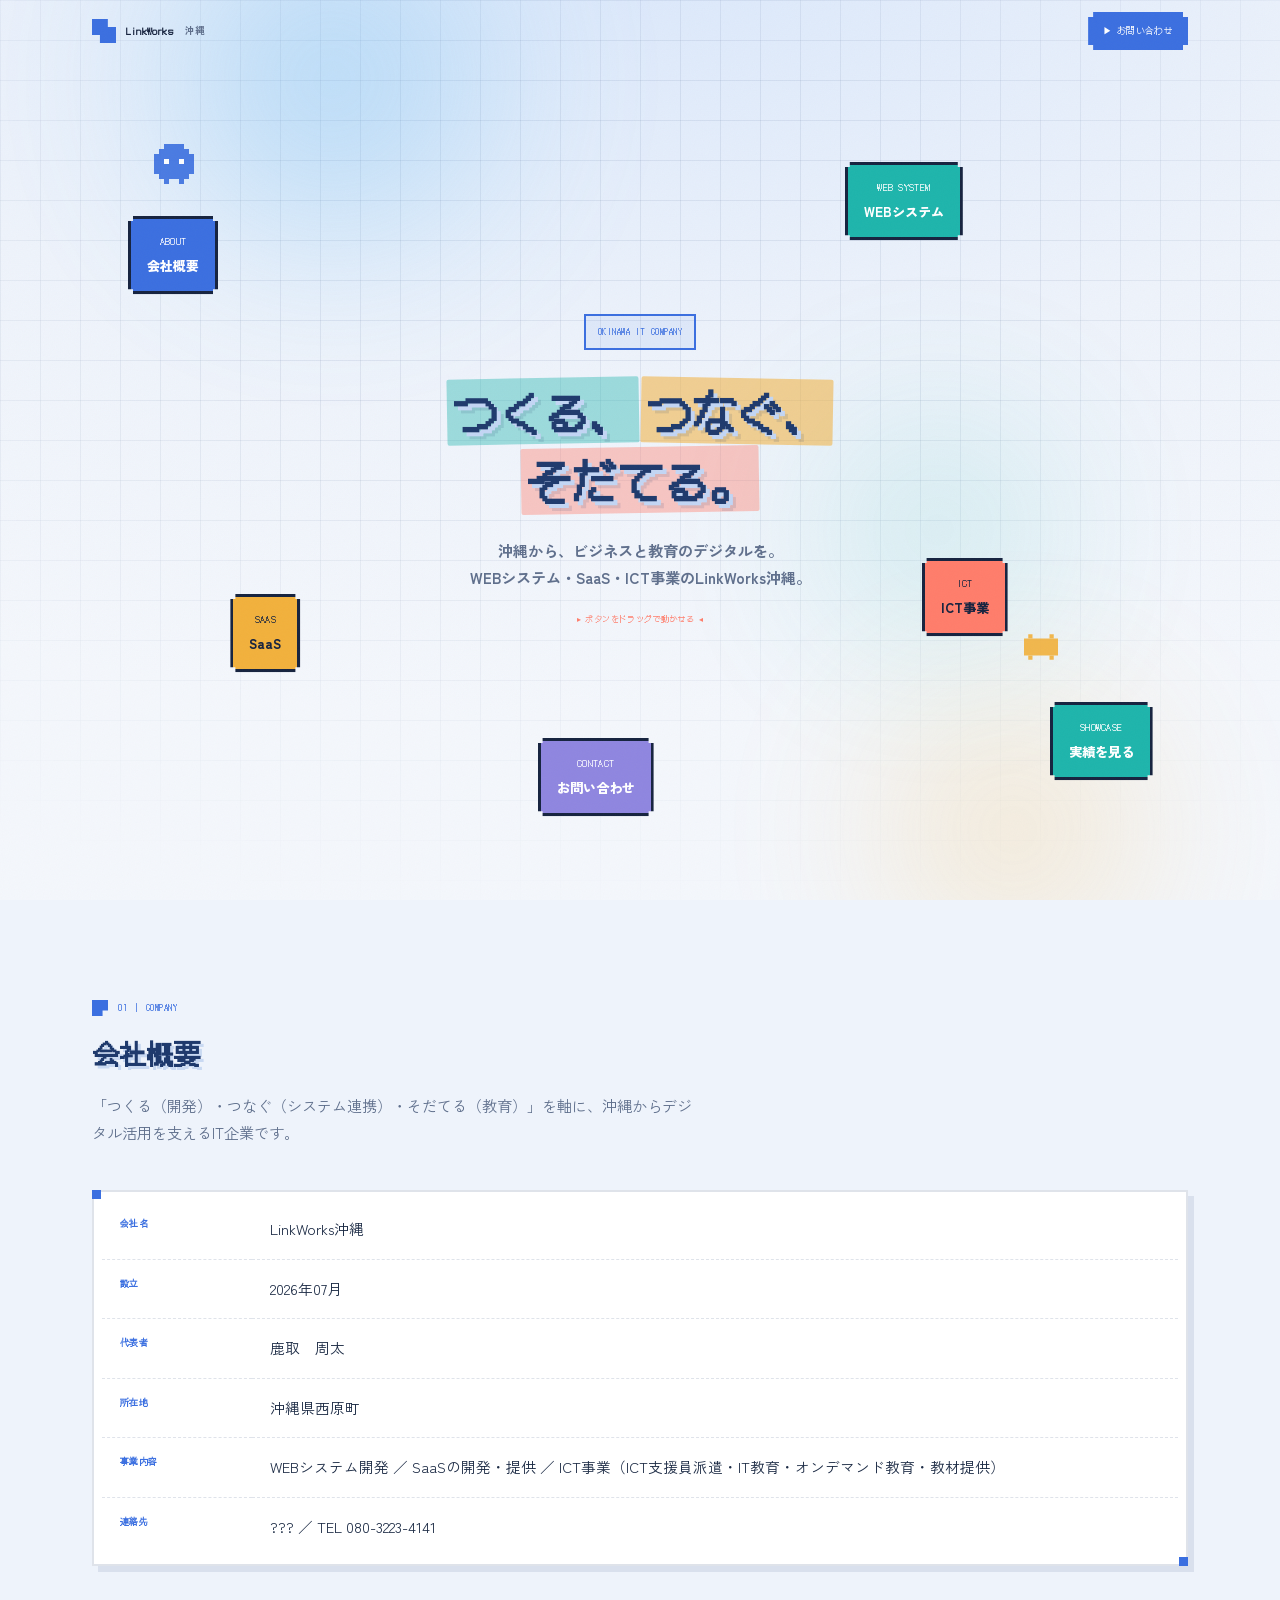
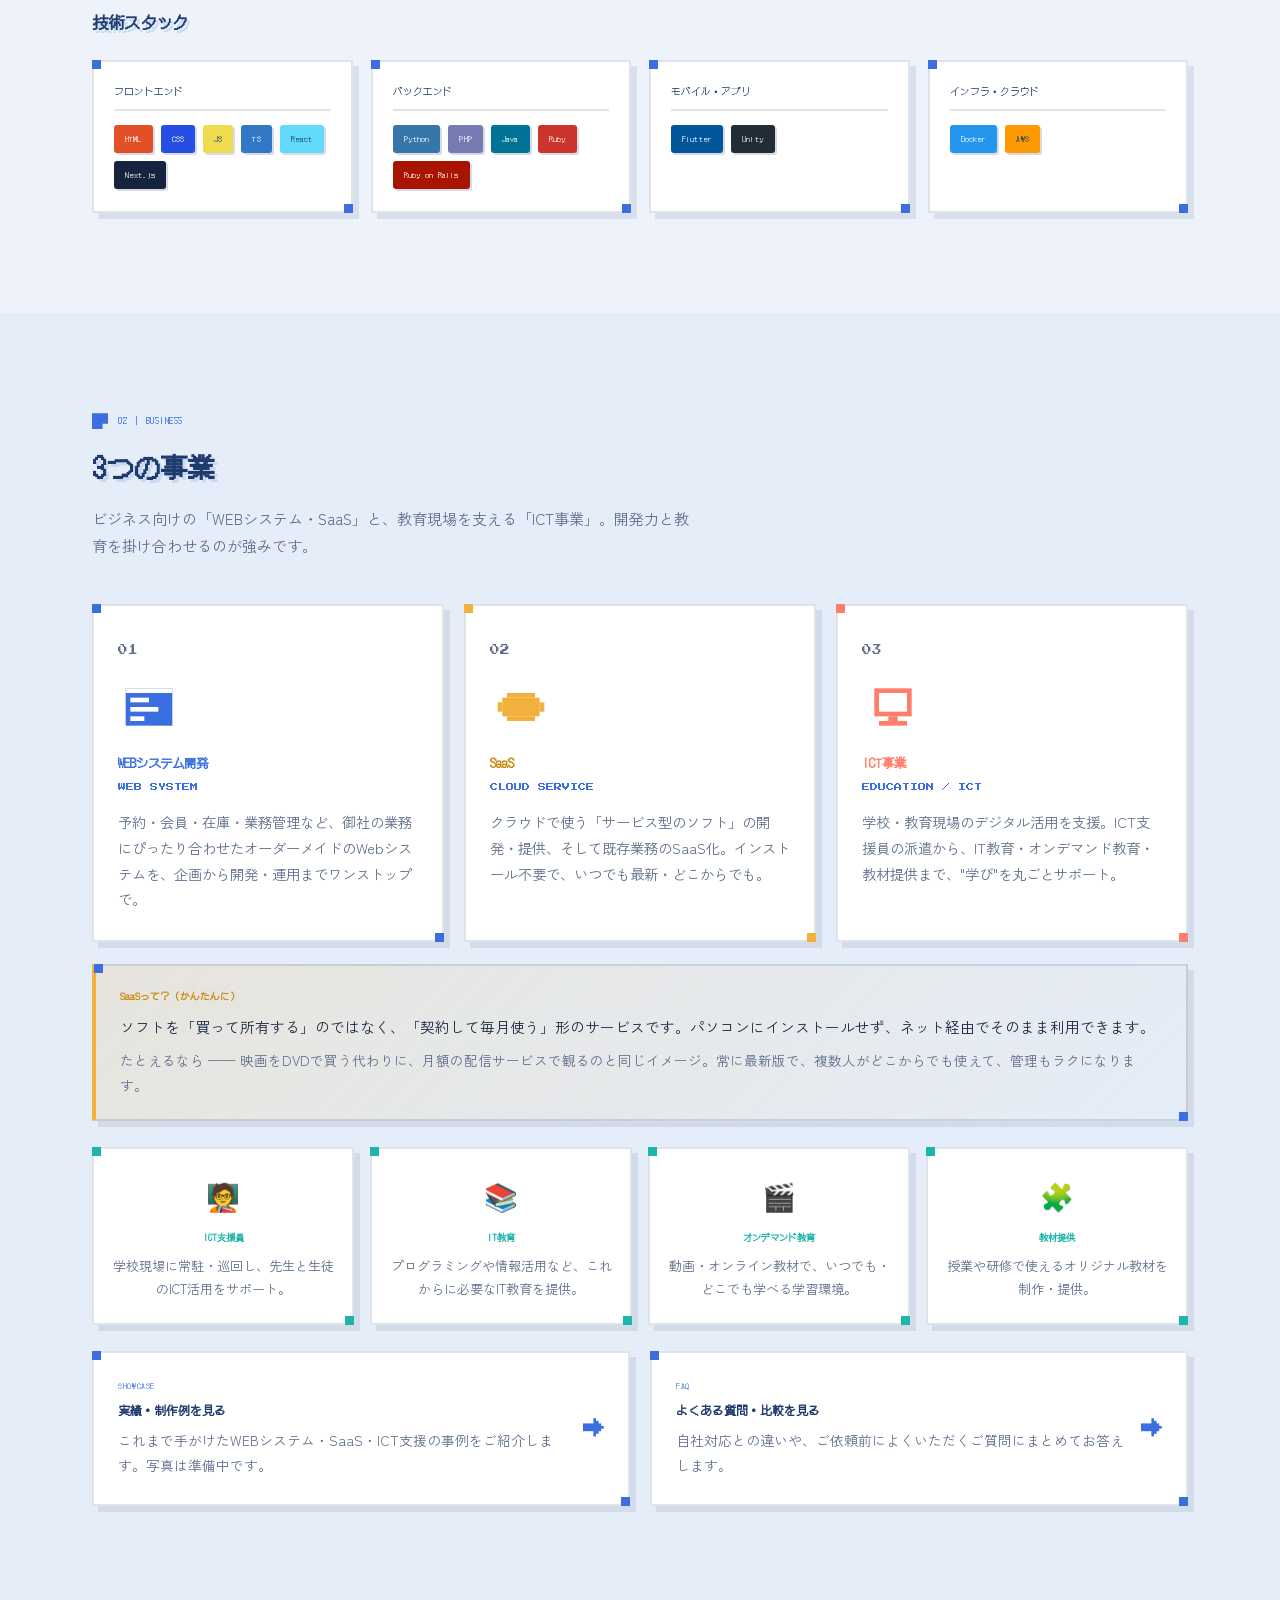
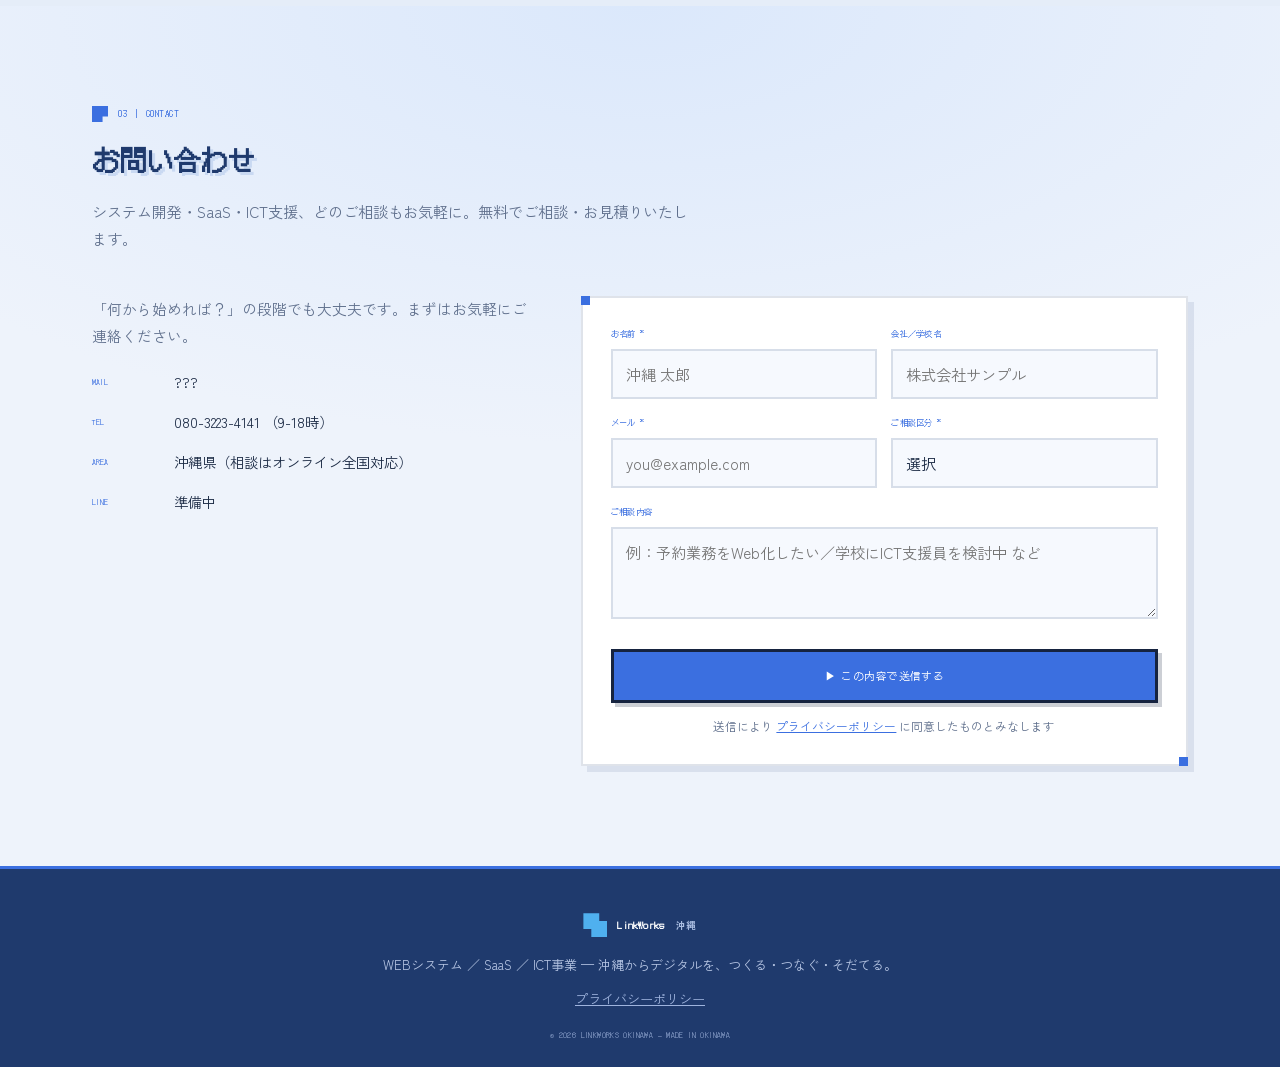
<file: index.html>
<!DOCTYPE html>
<html lang="ja">
<head>
<meta charset="UTF-8">
<meta name="viewport" content="width=device-width, initial-scale=1.0">
<title>LinkWorks沖縄 ｜ WEBシステム・SaaS・ICT</title>
<meta name="description" content="沖縄のIT企業 LinkWorks沖縄。WEBシステム開発、SaaS、ICT事業（ICT支援員・教育・オンデマンド教育・教材提供）を主軸に、ビジネスと教育のデジタルを支えます。">
<link rel="preconnect" href="https://fonts.googleapis.com">
<link rel="preconnect" href="https://fonts.gstatic.com" crossorigin>
<link href="https://fonts.googleapis.com/css2?family=DotGothic16&family=Press+Start+2P&family=Zen+Kaku+Gothic+New:wght@400;500;700;900&display=swap" rel="stylesheet">
<link rel="stylesheet" href="style.css">
</head>
<body>

<header id="hdr">
  <div class="wrap bar">
    <a href="#top" class="logo"><span class="sq"></span><b>LinkWorks</b><small>沖縄</small></a>
    <a href="#contact" class="top-cta pixel">▶ お問い合わせ</a>
  </div>
</header>

<!-- ===== STAGE ===== -->
<section class="stage" id="top">
  <div class="grid"></div>
  <div class="glow g1"></div><div class="glow g2"></div><div class="glow g3"></div>

  <svg class="sprite" style="top:16%;left:12%;width:40px;animation-delay:-1s" viewBox="0 0 8 8"><g fill="#3b6fe0"><rect x="2" y="0" width="4" height="1"/><rect x="1" y="1" width="6" height="1"/><rect x="0" y="2" width="8" height="4"/><rect x="1" y="6" width="6" height="1"/><rect x="2" y="7" width="1" height="1"/><rect x="5" y="7" width="1" height="1"/></g><g fill="#fff"><rect x="2" y="3" width="1" height="1"/><rect x="5" y="3" width="1" height="1"/></g></svg>
  <svg class="sprite" style="top:70%;left:80%;width:34px;animation-delay:-2s" viewBox="0 0 8 8"><g fill="#f2b13c"><rect x="0" y="2" width="8" height="4"/><rect x="1" y="1" width="1" height="1"/><rect x="6" y="1" width="1" height="1"/><rect x="1" y="6" width="1" height="1"/><rect x="6" y="6" width="1" height="1"/></g></svg>

  <div class="stage-inner">
    <span class="badge">OKINAWA IT COMPANY</span>
    <h1 class="htitle"><span class="hlmark m-teal">つくる、</span><span class="hlmark m-amber">つなぐ、</span><br><span class="hlmark m-coral">そだてる。</span></h1>
    <p class="hsub">沖縄から、ビジネスと教育のデジタルを。<br>WEBシステム・SaaS・ICT事業のLinkWorks沖縄。</p>
    <p class="hint">▸ ボタンをドラッグで動かせる ◂</p>
  </div>

  <button class="gbtn c-blue pixel" data-go="about">ABOUT<span class="jp">会社概要</span></button>
  <button class="gbtn c-teal pixel" data-go="web">WEB SYSTEM<span class="jp">WEBシステム</span></button>
  <button class="gbtn c-amber pixel" data-go="saas">SAAS<span class="jp">SaaS</span></button>
  <button class="gbtn c-coral pixel" data-go="ict">ICT<span class="jp">ICT事業</span></button>
  <button class="gbtn c-violet pixel" data-go="contact">CONTACT<span class="jp">お問い合わせ</span></button>
  <button class="gbtn c-teal pixel" data-go="portfolio.html">SHOWCASE<span class="jp">実績を見る</span></button>
  <button class="gbtn c-sky pixel" data-go="faq.html">FAQ<span class="jp">よくある質問</span></button>
</section>

<!-- ===== ABOUT ===== -->
<section class="blk" id="about">
  <div class="wrap">
    <div class="khead" data-rv>
      <div class="kkick">01 ｜ COMPANY</div>
      <h2>会社概要</h2>
      <p>「つくる（開発）・つなぐ（システム連携）・そだてる（教育）」を軸に、沖縄からデジタル活用を支えるIT企業です。</p>
    </div>
    <div class="panel" data-rv style="padding:8px 8px">
      <table class="profile">
        <tr><th>会社名</th><td>LinkWorks沖縄</td></tr>
        <tr><th>設立</th><td>2026年07月</td></tr>
        <tr><th>代表者</th><td>鹿取　周太</td></tr>
        <tr><th>所在地</th><td>沖縄県西原町</td></tr>
        <tr><th>事業内容</th><td>WEBシステム開発 ／ SaaSの開発・提供 ／ ICT事業（ICT支援員派遣・IT教育・オンデマンド教育・教材提供）</td></tr>
        <tr><th>連絡先</th><td>??? ／ TEL 080-3223-4141</td></tr>
      </table>
    </div>
   

    <div class="khead" data-rv style="margin-top:44px;margin-bottom:24px">
      <h2 style="font-size:1rem;color:var(--navy);font-family:var(--px);line-height:1.6">技術スタック</h2>
    </div>
    <div class="stack-grid" data-rv>
      <div class="panel stack-card">
        <div class="stack-head">フロントエンド</div>
        <div class="stack-tags">
          <span class="tag" style="background:#e34f26">HTML</span>
          <span class="tag" style="background:#264de4">CSS</span>
          <span class="tag" style="background:#f0db4f;color:#1f3a6d">JS</span>
          <span class="tag" style="background:#3178c6">TS</span>
          <span class="tag" style="background:#61dafb;color:#1f3a6d">React</span>
          <span class="tag" style="background:#16233f">Next.js</span>
        </div>
      </div>
      <div class="panel stack-card">
        <div class="stack-head">バックエンド</div>
        <div class="stack-tags">
          <span class="tag" style="background:#3776ab">Python</span>
          <span class="tag" style="background:#777bb4">PHP</span>
          <span class="tag" style="background:#007396">Java</span>
          <span class="tag" style="background:#cc342d">Ruby</span>
          <span class="tag" style="background:#a91401">Ruby on Rails</span>
        </div>
      </div>
      <div class="panel stack-card">
        <div class="stack-head">モバイル・アプリ</div>
        <div class="stack-tags">
          <span class="tag" style="background:#02569b">Flutter</span>
          <span class="tag" style="background:#222c37">Unity</span>
        </div>
      </div>
      <div class="panel stack-card">
        <div class="stack-head">インフラ・クラウド</div>
        <div class="stack-tags">
          <span class="tag" style="background:#2496ed">Docker</span>
          <span class="tag" style="background:#ff9900;color:#1f3a6d">AWS</span>
        </div>
      </div>
    </div>
  </div>
</section>

<!-- ===== BUSINESS ===== -->
<section class="blk" id="business" style="background:var(--bg2)">
  <div class="wrap">
    <div class="khead" data-rv>
      <div class="kkick">02 ｜ BUSINESS</div>
      <h2>3つの事業</h2>
      <p>ビジネス向けの「WEBシステム・SaaS」と、教育現場を支える「ICT事業」。開発力と教育を掛け合わせるのが強みです。</p>
    </div>

    <div class="pillars">
      <div class="panel pill p1" id="web" data-rv>
        <span class="no">01</span>
        <div class="ic"><svg width="56" height="56" viewBox="0 0 12 12"><g fill="#3b6fe0"><rect x="1" y="2" width="10" height="8"/></g><g fill="#fff"><rect x="1" y="2" width="10" height="1"/><rect x="2" y="4" width="4" height="1"/><rect x="2" y="6" width="6" height="1"/><rect x="2" y="8" width="3" height="1"/></g></svg></div>
        <h3>WEBシステム開発</h3>
        <div class="en-l">WEB SYSTEM</div>
        <p>予約・会員・在庫・業務管理など、御社の業務にぴったり合わせたオーダーメイドのWebシステムを、企画から開発・運用までワンストップで。</p>
      </div>

      <div class="panel pill p2" data-rv style="transition-delay:.08s">
        <span class="no">02</span>
        <div class="ic"><svg width="56" height="56" viewBox="0 0 12 12"><g fill="#f2b13c"><rect x="2" y="4" width="8" height="4"/><rect x="3" y="3" width="6" height="1"/><rect x="3" y="8" width="6" height="1"/><rect x="1" y="5" width="1" height="2"/><rect x="10" y="5" width="1" height="2"/></g></svg></div>
        <h3>SaaS</h3>
        <div class="en-l">CLOUD SERVICE</div>
        <p>クラウドで使う「サービス型のソフト」の開発・提供、そして既存業務のSaaS化。インストール不要で、いつでも最新・どこからでも。</p>
      </div>

      <div class="panel pill p3" id="ict" data-rv style="transition-delay:.16s">
        <span class="no">03</span>
        <div class="ic"><svg width="56" height="56" viewBox="0 0 12 12"><g fill="#ff7d6b"><rect x="2" y="2" width="8" height="6"/></g><g fill="#fff"><rect x="3" y="3" width="6" height="4"/></g><g fill="#ff7d6b"><rect x="5" y="8" width="2" height="1"/><rect x="3" y="9" width="6" height="1"/></g></svg></div>
        <h3>ICT事業</h3>
        <div class="en-l">EDUCATION / ICT</div>
        <p>学校・教育現場のデジタル活用を支援。ICT支援員の派遣から、IT教育・オンデマンド教育・教材提供まで、"学び"を丸ごとサポート。</p>
      </div>
    </div>

    <div class="panel saas-note" data-rv id="saas">
      <b>SaaSって？（かんたんに）</b>
      <p>ソフトを「買って所有する」のではなく、「契約して毎月使う」形のサービスです。パソコンにインストールせず、ネット経由でそのまま利用できます。</p>
      <p class="eg">たとえるなら —— 映画をDVDで買う代わりに、月額の配信サービスで観るのと同じイメージ。常に最新版で、複数人がどこからでも使えて、管理もラクになります。</p>
    </div>

    <div class="ict-grid">
      <div class="panel ict" data-rv><span class="em">🧑‍🏫</span><h4>ICT支援員</h4><p>学校現場に常駐・巡回し、先生と生徒のICT活用をサポート。</p></div>
      <div class="panel ict" data-rv style="transition-delay:.06s"><span class="em">📚</span><h4>IT教育</h4><p>プログラミングや情報活用など、これからに必要なIT教育を提供。</p></div>
      <div class="panel ict" data-rv style="transition-delay:.12s"><span class="em">🎬</span><h4>オンデマンド教育</h4><p>動画・オンライン教材で、いつでも・どこでも学べる学習環境。</p></div>
      <div class="panel ict" data-rv style="transition-delay:.18s"><span class="em">🧩</span><h4>教材提供</h4><p>授業や研修で使えるオリジナル教材を制作・提供。</p></div>
    </div>

    <div class="cta-grid">
      <!-- ===== 実績への導線 ===== -->
      <a href="portfolio.html" class="panel portfolio-cta" data-rv>
        <div class="pc-text">
          <div class="pc-kick">SHOWCASE</div>
          <h3>実績・制作例を見る</h3>
          <p>これまで手がけたWEBシステム・SaaS・ICT支援の事例をご紹介します。写真は準備中です。</p>
        </div>
        <div class="pc-arrow">→</div>
      </a>

      <!-- ===== FAQへの導線 ===== -->
      <a href="faq.html" class="panel portfolio-cta" data-rv style="transition-delay:.08s">
        <div class="pc-text">
          <div class="pc-kick">FAQ</div>
          <h3>よくある質問・比較を見る</h3>
          <p>自社対応との違いや、ご依頼前によくいただくご質問にまとめてお答えします。</p>
        </div>
        <div class="pc-arrow">→</div>
      </a>
    </div>
  </div>
</section>

<!-- ===== CONTACT ===== -->
<section class="blk contact" id="contact">
  <div class="wrap">
    <div class="khead" data-rv>
      <div class="kkick">03 ｜ CONTACT</div>
      <h2>お問い合わせ</h2>
      <p>システム開発・SaaS・ICT支援、どのご相談もお気軽に。無料でご相談・お見積りいたします。</p>
    </div>

    <div class="cbox">
      <div class="cinfo" data-rv>
        <p>「何から始めれば？」の段階でも大丈夫です。まずはお気軽にご連絡ください。</p>
        <div class="cline"><span class="k">MAIL</span><span>???</span></div>
        <div class="cline"><span class="k">TEL</span><span>080-3223-4141 （9-18時）</span></div>
        <div class="cline"><span class="k">AREA</span><span>沖縄県（相談はオンライン全国対応）</span></div>
        <div class="cline"><span class="k">LINE</span><span>準備中</span></div>
      </div>

      <div data-rv>
        <form class="panel g" id="cform" action="https://formspree.io/f/xeeyodre" method="POST" novalidate>
          <input type="hidden" name="_subject" value="【LinkWorks沖縄】お問い合わせがありました">
          <input type="text" name="_gotcha" style="display:none" tabindex="-1" autocomplete="off">
          <div class="grow2">
            <div class="fld"><label>お名前 *</label><input name="name" placeholder="沖縄 太郎"><div class="emsg">お名前を入力してください</div></div>
            <div class="fld"><label>会社／学校名</label><input name="org" placeholder="株式会社サンプル"></div>
          </div>
          <div class="grow2">
            <div class="fld"><label>メール *</label><input name="email" type="email" placeholder="you@example.com"><div class="emsg">正しいメールを入力してください</div></div>
            <div class="fld"><label>ご相談区分 *</label><select name="type"><option value="">選択</option><option>WEBシステム開発</option><option>SaaS</option><option>ICT事業・教育</option><option>その他</option></select><div class="emsg">区分を選択してください</div></div>
          </div>
          <div class="fld"><label>ご相談内容</label><textarea name="msg" placeholder="例：予約業務をWeb化したい／学校にICT支援員を検討中 など"></textarea></div>
          <button type="submit" class="submit">▶ この内容で送信する</button>
          <p style="font-size:.74rem;color:var(--soft);text-align:center;margin-top:12px">送信により <a href="privacy.html" style="color:var(--blue);text-decoration:underline">プライバシーポリシー</a> に同意したものとみなします</p>
        </form>
        <div class="panel g done" id="done">
          <span class="em">🎉</span>
          <div class="big px">SEND COMPLETE!</div>
          <p>お問い合わせありがとうございます。<br>担当より最短即日でご連絡いたします。</p>
          <button class="top-cta pixel" style="margin-top:20px;border:none" onclick="resetForm()">もう一度送信する</button>
        </div>
      </div>
    </div>
  </div>
</section>

<footer>
  <div class="wrap">
    <a href="#top" class="logo"><span class="sq"></span><b>LinkWorks</b><small>沖縄</small></a>
    <p>WEBシステム ／ SaaS ／ ICT事業 — 沖縄からデジタルを、つくる・つなぐ・そだてる。</p>
    <p style="margin-top:10px"><a href="privacy.html" style="color:#9fb4de;text-decoration:underline;font-size:.82rem">プライバシーポリシー</a></p>
    <div class="cr">© 2026 LINKWORKS OKINAWA — MADE IN OKINAWA</div>
  </div>
</footer>

<script src="script.js"></script>
</body>
</html>
</file>
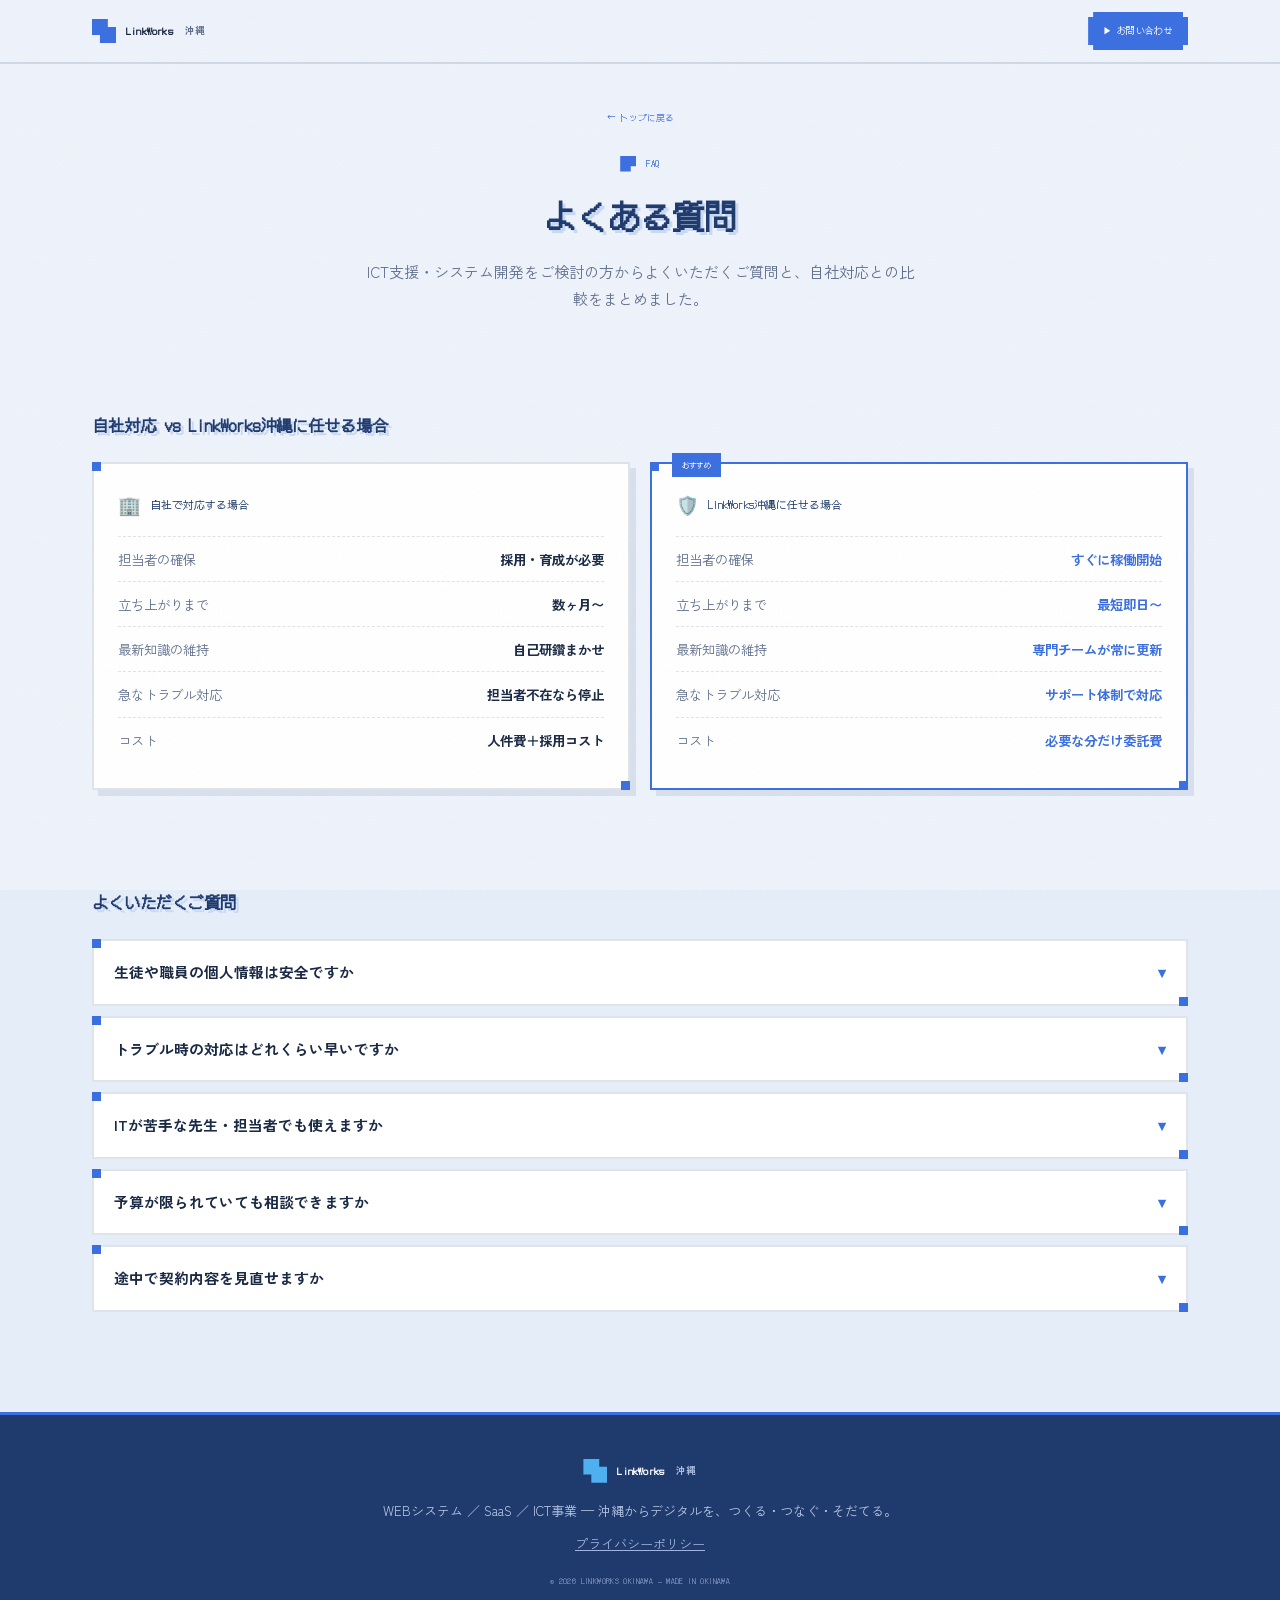
<file: faq.html>
<!DOCTYPE html>
<html lang="ja">
<head>
<meta charset="UTF-8">
<meta name="viewport" content="width=device-width, initial-scale=1.0">
<title>よくある質問 ｜ LinkWorks沖縄</title>
<meta name="description" content="LinkWorks沖縄によくいただくご質問と、自社対応との比較です。">
<link rel="preconnect" href="https://fonts.googleapis.com">
<link rel="preconnect" href="https://fonts.gstatic.com" crossorigin>
<link href="https://fonts.googleapis.com/css2?family=DotGothic16&family=Press+Start+2P&family=Zen+Kaku+Gothic+New:wght@400;500;700;900&display=swap" rel="stylesheet">
<link rel="stylesheet" href="style.css">
</head>
<body>

<header id="hdr" class="on">
  <div class="wrap bar">
    <a href="index.html" class="logo"><span class="sq"></span><b>LinkWorks</b><small>沖縄</small></a>
    <a href="index.html#contact" class="top-cta pixel">▶ お問い合わせ</a>
  </div>
</header>

<section class="blk pf-hero">
  <div class="wrap">
    <a href="index.html" class="pf-back">← トップに戻る</a>
    <div class="kkick" style="justify-content:center">FAQ</div>
    <h1>よくある質問</h1>
    <p>ICT支援・システム開発をご検討の方からよくいただくご質問と、自社対応との比較をまとめました。</p>
  </div>
</section>

<section class="blk" style="padding-top:0">
  <div class="wrap">
    <div class="khead" style="margin-bottom:24px">
      <h2 style="font-size:1rem;color:var(--navy);font-family:var(--px);line-height:1.6">自社対応 vs LinkWorks沖縄に任せる場合</h2>
    </div>
    <div class="cmp-grid">
      <div class="panel cmp-card">
        <div class="cmp-head"><i class="cmp-ic">🏢</i>自社で対応する場合</div>
        <div class="cmp-row"><span>担当者の確保</span><b>採用・育成が必要</b></div>
        <div class="cmp-row"><span>立ち上がりまで</span><b>数ヶ月〜</b></div>
        <div class="cmp-row"><span>最新知識の維持</span><b>自己研鑽まかせ</b></div>
        <div class="cmp-row"><span>急なトラブル対応</span><b>担当者不在なら停止</b></div>
        <div class="cmp-row"><span>コスト</span><b>人件費＋採用コスト</b></div>
      </div>
      <div class="panel cmp-card reco">
        <span class="cmp-badge">おすすめ</span>
        <div class="cmp-head"><i class="cmp-ic">🛡️</i>LinkWorks沖縄に任せる場合</div>
        <div class="cmp-row"><span>担当者の確保</span><b>すぐに稼働開始</b></div>
        <div class="cmp-row"><span>立ち上がりまで</span><b>最短即日〜</b></div>
        <div class="cmp-row"><span>最新知識の維持</span><b>専門チームが常に更新</b></div>
        <div class="cmp-row"><span>急なトラブル対応</span><b>サポート体制で対応</b></div>
        <div class="cmp-row"><span>コスト</span><b>必要な分だけ委託費</b></div>
      </div>
    </div>
  </div>
</section>

<section class="blk" style="padding-top:0;background:var(--bg2)">
  <div class="wrap">
    <div class="khead" style="margin-bottom:24px">
      <h2 style="font-size:1rem;color:var(--navy);font-family:var(--px);line-height:1.6">よくいただくご質問</h2>
    </div>
    <div class="faq-list">
      <details class="faq-item">
        <summary><span>生徒や職員の個人情報は安全ですか</span><i class="faq-chev">▾</i></summary>
        <p>個人情報保護方針に基づき、アクセス権限の管理と通信の暗号化を徹底しています。データの取り扱い範囲は契約時に明確にご説明します。</p>
      </details>
      <details class="faq-item">
        <summary><span>トラブル時の対応はどれくらい早いですか</span><i class="faq-chev">▾</i></summary>
        <p>オンライン相談は最短即日で対応します。緊急度に応じて訪問対応も調整可能です。</p>
      </details>
      <details class="faq-item">
        <summary><span>ITが苦手な先生・担当者でも使えますか</span><i class="faq-chev">▾</i></summary>
        <p>専門用語を使わず、操作研修も含めてサポートします。導入後も継続的にフォローします。</p>
      </details>
      <details class="faq-item">
        <summary><span>予算が限られていても相談できますか</span><i class="faq-chev">▾</i></summary>
        <p>はい。ご予算に応じて対応範囲を調整したご提案をいたします。まずは無料相談からどうぞ。</p>
      </details>
      <details class="faq-item">
        <summary><span>途中で契約内容を見直せますか</span><i class="faq-chev">▾</i></summary>
        <p>運用状況に合わせて、支援内容や範囲を柔軟に見直せます。まずは小さく始めることも可能です。</p>
      </details>
    </div>
  </div>
</section>

<footer>
  <div class="wrap">
    <a href="index.html" class="logo"><span class="sq"></span><b>LinkWorks</b><small>沖縄</small></a>
    <p>WEBシステム ／ SaaS ／ ICT事業 — 沖縄からデジタルを、つくる・つなぐ・そだてる。</p>
    <p style="margin-top:10px"><a href="privacy.html" style="color:#9fb4de;text-decoration:underline;font-size:.82rem">プライバシーポリシー</a></p>
    <div class="cr">© 2026 LINKWORKS OKINAWA — MADE IN OKINAWA</div>
  </div>
</footer>

</body>
</html>
</file>
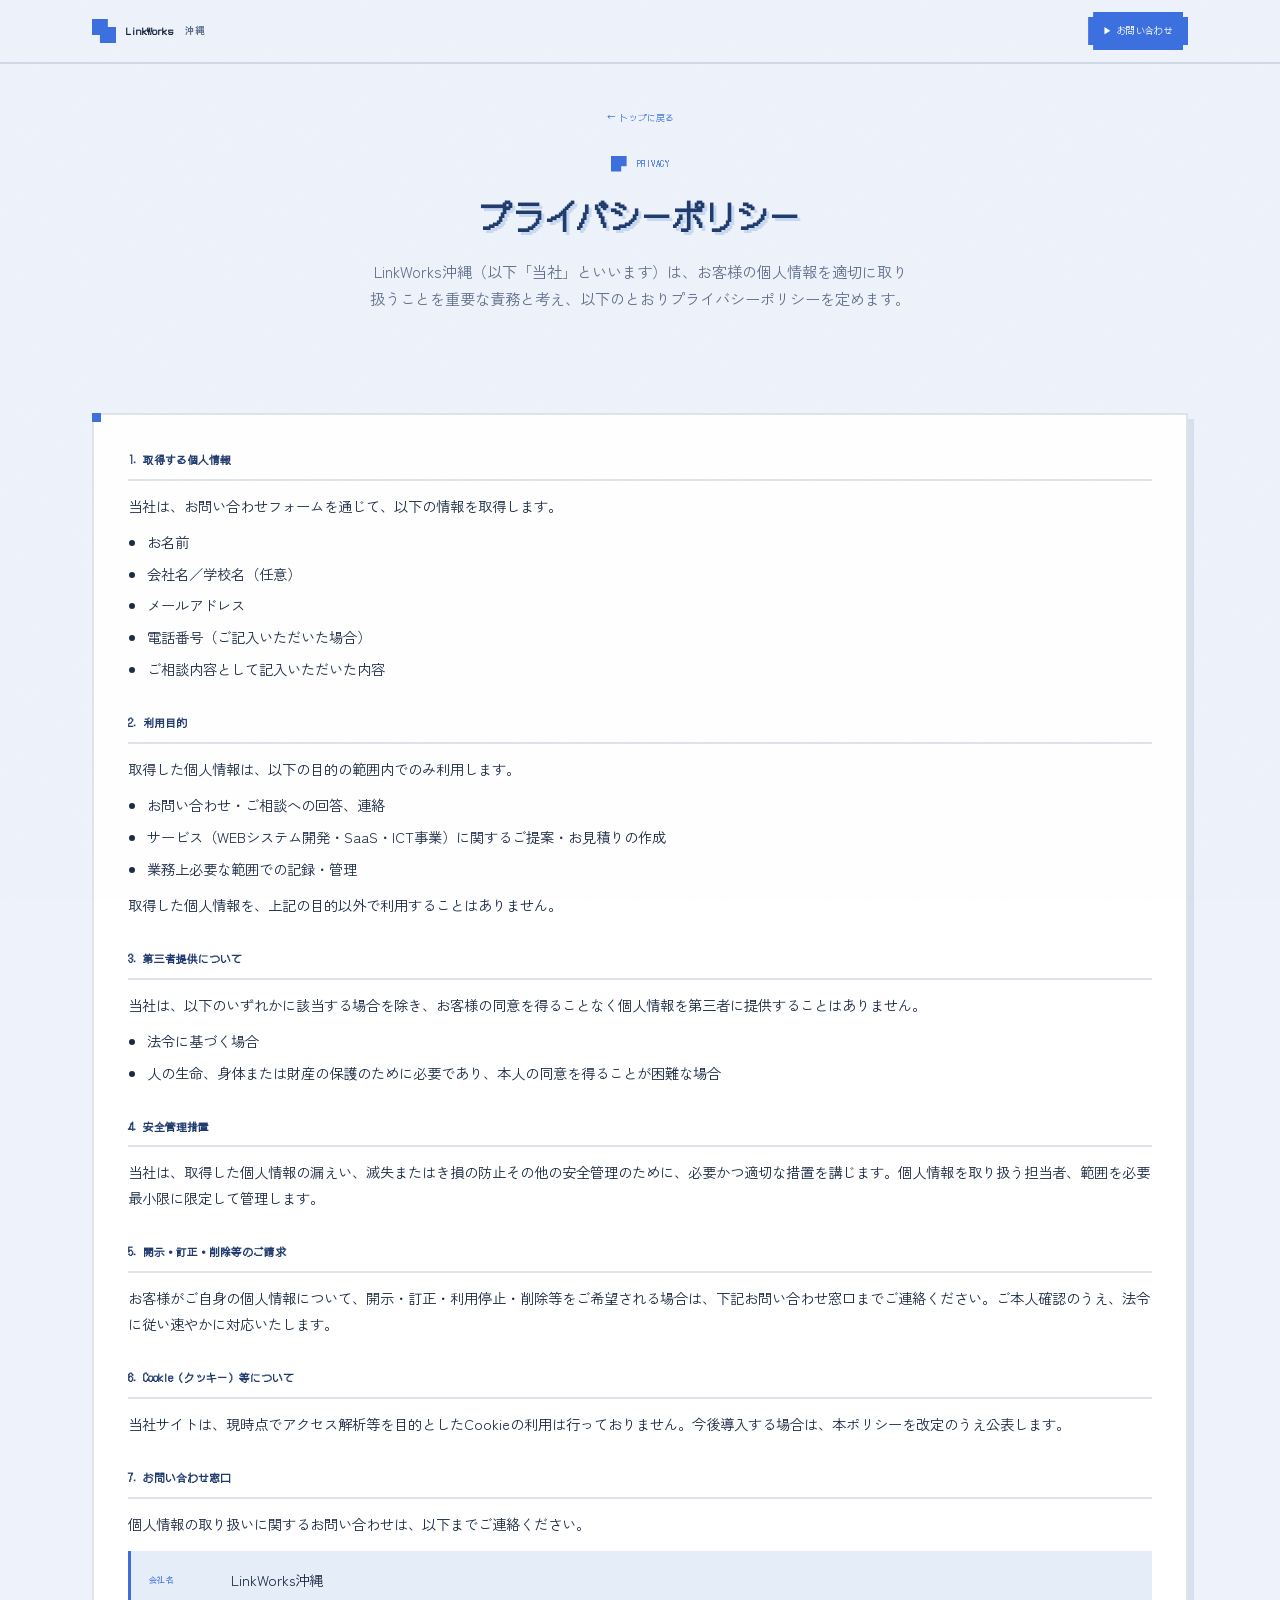
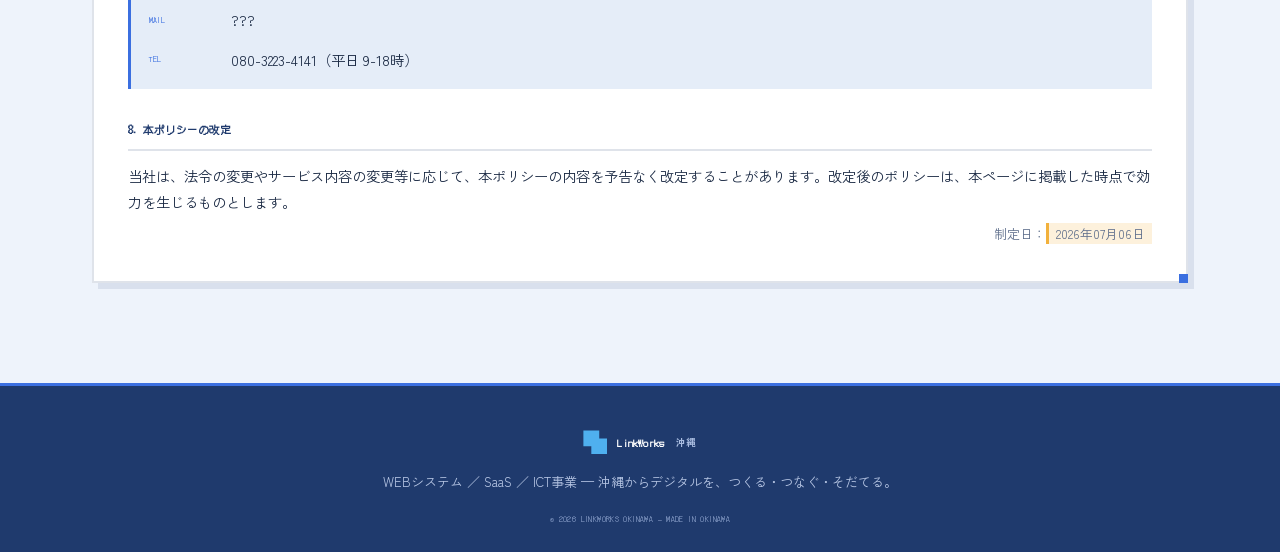
<file: privacy.html>
<!DOCTYPE html>
<html lang="ja">
<head>
<meta charset="UTF-8">
<meta name="viewport" content="width=device-width, initial-scale=1.0">
<title>プライバシーポリシー ｜ LinkWorks沖縄</title>
<meta name="description" content="LinkWorks沖縄の個人情報の取り扱いについて。">
<link rel="preconnect" href="https://fonts.googleapis.com">
<link rel="preconnect" href="https://fonts.gstatic.com" crossorigin>
<link href="https://fonts.googleapis.com/css2?family=DotGothic16&family=Press+Start+2P&family=Zen+Kaku+Gothic+New:wght@400;500;700;900&display=swap" rel="stylesheet">
<link rel="stylesheet" href="style.css">
</head>
<body>

<header id="hdr" class="on">
  <div class="wrap bar">
    <a href="index.html" class="logo"><span class="sq"></span><b>LinkWorks</b><small>沖縄</small></a>
    <a href="index.html#contact" class="top-cta pixel">▶ お問い合わせ</a>
  </div>
</header>

<section class="blk pf-hero">
  <div class="wrap">
    <a href="index.html" class="pf-back">← トップに戻る</a>
    <div class="kkick" style="justify-content:center">PRIVACY</div>
    <h1>プライバシーポリシー</h1>
    <p>LinkWorks沖縄（以下「当社」といいます）は、お客様の個人情報を適切に取り扱うことを重要な責務と考え、以下のとおりプライバシーポリシーを定めます。</p>
  </div>
</section>

<section class="blk" style="padding-top:0">
  <div class="wrap">
    <div class="panel legal-panel">

      <div class="legal-item">
        <h2>1. 取得する個人情報</h2>
        <p>当社は、お問い合わせフォームを通じて、以下の情報を取得します。</p>
        <ul>
          <li>お名前</li>
          <li>会社名／学校名（任意）</li>
          <li>メールアドレス</li>
          <li>電話番号（ご記入いただいた場合）</li>
          <li>ご相談内容として記入いただいた内容</li>
        </ul>
      </div>

      <div class="legal-item">
        <h2>2. 利用目的</h2>
        <p>取得した個人情報は、以下の目的の範囲内でのみ利用します。</p>
        <ul>
          <li>お問い合わせ・ご相談への回答、連絡</li>
          <li>サービス（WEBシステム開発・SaaS・ICT事業）に関するご提案・お見積りの作成</li>
          <li>業務上必要な範囲での記録・管理</li>
        </ul>
        <p>取得した個人情報を、上記の目的以外で利用することはありません。</p>
      </div>

      <div class="legal-item">
        <h2>3. 第三者提供について</h2>
        <p>当社は、以下のいずれかに該当する場合を除き、お客様の同意を得ることなく個人情報を第三者に提供することはありません。</p>
        <ul>
          <li>法令に基づく場合</li>
          <li>人の生命、身体または財産の保護のために必要であり、本人の同意を得ることが困難な場合</li>
        </ul>
      </div>

      <div class="legal-item">
        <h2>4. 安全管理措置</h2>
        <p>当社は、取得した個人情報の漏えい、滅失またはき損の防止その他の安全管理のために、必要かつ適切な措置を講じます。個人情報を取り扱う担当者、範囲を必要最小限に限定して管理します。</p>
      </div>

      <div class="legal-item">
        <h2>5. 開示・訂正・削除等のご請求</h2>
        <p>お客様がご自身の個人情報について、開示・訂正・利用停止・削除等をご希望される場合は、下記お問い合わせ窓口までご連絡ください。ご本人確認のうえ、法令に従い速やかに対応いたします。</p>
      </div>

      <div class="legal-item">
        <h2>6. Cookie（クッキー）等について</h2>
        <p>当社サイトは、現時点でアクセス解析等を目的としたCookieの利用は行っておりません。今後導入する場合は、本ポリシーを改定のうえ公表します。</p>
      </div>

      <div class="legal-item">
        <h2>7. お問い合わせ窓口</h2>
        <p>個人情報の取り扱いに関するお問い合わせは、以下までご連絡ください。</p>
        <div class="legal-contact">
          <div class="cline"><span class="k">会社名</span><span>LinkWorks沖縄</span></div>
          <div class="cline"><span class="k">MAIL</span><span>???</span></div>
          <div class="cline"><span class="k">TEL</span><span>080-3223-4141（平日 9-18時）</span></div>
        </div>
      </div>

      <div class="legal-item">
        <h2>8. 本ポリシーの改定</h2>
        <p>当社は、法令の変更やサービス内容の変更等に応じて、本ポリシーの内容を予告なく改定することがあります。改定後のポリシーは、本ページに掲載した時点で効力を生じるものとします。</p>
      </div>

      <p class="legal-date">制定日：<span class="ph">2026年07月06日</span></p>

    </div>
  </div>
</section>

<footer>
  <div class="wrap">
    <a href="index.html" class="logo"><span class="sq"></span><b>LinkWorks</b><small>沖縄</small></a>
    <p>WEBシステム ／ SaaS ／ ICT事業 — 沖縄からデジタルを、つくる・つなぐ・そだてる。</p>
    <div class="cr">© 2026 LINKWORKS OKINAWA — MADE IN OKINAWA</div>
  </div>
</footer>

</body>
</html>
</file>
<file: style.css>
:root{
  --bg:#eef3fb;--bg2:#e5edf8;--panel:#ffffff;
  --ink:#16233f;--navy:#1f3a6d;
  --blue:#3b6fe0;--sky:#4fb0ef;--teal:#1eb5ac;--amber:#f2b13c;--coral:#ff7d6b;--violet:#8f86e0;
  --text:#1b2a44;--soft:#5f6f8c;--line:rgba(31,58,109,.14);
  --sh:rgba(22,35,63,.22);
  --px:"DotGothic16",monospace;--en:"Press Start 2P",monospace;--jp:"Zen Kaku Gothic New",sans-serif;
  --cut:5px;
}
*{margin:0;padding:0;box-sizing:border-box;-webkit-tap-highlight-color:transparent}
html{scroll-behavior:smooth}
body{font-family:var(--jp);background:var(--bg);color:var(--text);line-height:1.8;overflow-x:hidden}
body::after{content:"";position:fixed;inset:0;pointer-events:none;z-index:9997;opacity:.03;
  background-image:url("data:image/svg+xml,%3Csvg xmlns='http://www.w3.org/2000/svg' width='140' height='140'%3E%3Cfilter id='n'%3E%3CfeTurbulence type='fractalNoise' baseFrequency='0.85' numOctaves='2'/%3E%3C/filter%3E%3Crect width='100%25' height='100%25' filter='url(%23n)'/%3E%3C/svg%3E")}
.wrap{max-width:1140px;margin:0 auto;padding:0 22px}
.en{font-family:var(--en)}.px{font-family:var(--px)}

.pixel{
  clip-path:polygon(0 var(--cut),var(--cut) var(--cut),var(--cut) 0,calc(100% - var(--cut)) 0,calc(100% - var(--cut)) var(--cut),100% var(--cut),100% calc(100% - var(--cut)),calc(100% - var(--cut)) calc(100% - var(--cut)),calc(100% - var(--cut)) 100%,var(--cut) 100%,var(--cut) calc(100% - var(--cut)),0 calc(100% - var(--cut)));
}

/* ===== TOP BAR ===== */
header{position:fixed;top:0;left:0;right:0;z-index:200;padding:12px 0;transition:.3s}
header.on{background:rgba(238,243,251,.9);backdrop-filter:blur(10px);box-shadow:0 2px 0 var(--line)}
.bar{display:flex;align-items:center;justify-content:space-between}
.logo{display:flex;align-items:center;gap:10px;font-family:var(--px);font-size:.62rem;color:var(--blue);letter-spacing:.02em;text-decoration:none}
.logo .sq{width:24px;height:24px;background:var(--blue);clip-path:polygon(0 0,66% 0,66% 33%,100% 33%,100% 100%,33% 100%,33% 66%,0 66%);flex:none}
.logo b{color:var(--ink);font-size:.62rem}
.logo small{font-family:var(--jp);color:var(--soft);font-size:.6rem;font-weight:700;margin-left:2px}
.top-cta{font-family:var(--px);font-size:.56rem;color:#fff;background:var(--blue);padding:11px 15px;cursor:pointer;text-decoration:none;
  filter:drop-shadow(3px 3px 0 var(--sh));transition:.12s;letter-spacing:.04em;border:none}
.top-cta:active{transform:translate(2px,2px);filter:drop-shadow(1px 1px 0 var(--sh))}

/* ===== STAGE ===== */
.stage{position:relative;min-height:100vh;overflow:hidden;
  background:radial-gradient(120% 85% at 50% -5%,#dbe8fb 0%,#eef3fb 55%,#f4f7fc 100%)}
.stage .grid{position:absolute;inset:0;opacity:.6;
  background-image:linear-gradient(var(--line) 1px,transparent 1px),linear-gradient(90deg,var(--line) 1px,transparent 1px);
  background-size:40px 40px;
  -webkit-mask-image:radial-gradient(120% 90% at 50% 30%,#000 25%,transparent 82%);
  mask-image:radial-gradient(120% 90% at 50% 30%,#000 25%,transparent 82%)}
.glow{position:absolute;border-radius:50%;filter:blur(80px);opacity:.4;pointer-events:none}
.glow.g1{width:460px;height:460px;background:radial-gradient(circle,var(--sky),transparent 70%);top:-150px;left:8%}
.glow.g2{width:380px;height:380px;background:radial-gradient(circle,var(--amber),transparent 70%);bottom:-120px;right:6%;opacity:.28}
.glow.g3{width:340px;height:340px;background:radial-gradient(circle,var(--teal),transparent 70%);top:40%;left:60%;opacity:.22}

.stage-inner{position:relative;z-index:5;height:100vh;display:flex;flex-direction:column;justify-content:center;align-items:center;text-align:center;padding:80px 22px 40px;pointer-events:none}
.badge{font-family:var(--px);font-size:.54rem;color:var(--blue);border:2px solid var(--blue);padding:8px 12px;letter-spacing:.06em;margin-bottom:26px;background:rgba(59,111,224,.08)}
.htitle{font-family:var(--px);font-size:clamp(1.3rem,4.6vw,2.9rem);line-height:1.5;color:var(--navy);text-shadow:4px 4px 0 #c3d6f4,7px 7px 0 rgba(31,58,109,.12)}
.hlmark{position:relative;display:inline-block;white-space:nowrap;isolation:isolate;margin:0 5px}
.hlmark::before{content:"";position:absolute;inset:2px -4px;z-index:-1;border-radius:2px}
.hlmark.m-teal::before{background:rgba(30,181,172,.4);transform:rotate(-1deg)}
.hlmark.m-amber::before{background:rgba(242,177,60,.55);transform:rotate(1deg)}
.hlmark.m-coral::before{background:rgba(255,125,107,.4);transform:rotate(-1deg)}
.hsub{font-family:var(--jp);font-weight:700;margin-top:22px;color:var(--soft);font-size:.95rem;max-width:34em}
.hint{margin-top:20px;font-family:var(--px);font-size:.5rem;color:var(--coral);letter-spacing:.05em;animation:blink 1.4s steps(1) infinite}
@keyframes blink{50%{opacity:.4}}

/* draggable nav */
.gbtn{position:absolute;z-index:20;font-family:var(--px);font-size:.6rem;color:#fff;
  padding:15px 16px;cursor:grab;user-select:none;touch-action:none;letter-spacing:.03em;line-height:1.6;
  border:3px solid var(--ink);white-space:nowrap;transition:filter .1s,transform .1s;
  filter:drop-shadow(4px 4px 0 var(--sh));animation:wig 3s ease-in-out infinite}
.gbtn .jp{display:block;font-family:var(--jp);font-weight:900;font-size:.82rem;margin-top:6px;letter-spacing:0}
.gbtn:active{cursor:grabbing}
.gbtn.grabbed{filter:drop-shadow(8px 8px 0 var(--sh));transform:scale(1.05);animation:none;z-index:60}
@keyframes wig{0%,100%{transform:rotate(-1.2deg)}50%{transform:rotate(1.2deg)}}
.gbtn.c-blue{background:var(--blue)}
.gbtn.c-teal{background:var(--teal)}
.gbtn.c-amber{background:var(--amber);color:var(--ink)}
.gbtn.c-coral{background:var(--coral);color:var(--ink)}
.gbtn.c-violet{background:var(--violet)}
.gbtn.c-sky{background:var(--sky)}

.sprite{position:absolute;z-index:8;image-rendering:pixelated;opacity:.9;animation:bob 4s ease-in-out infinite;pointer-events:none}
@keyframes bob{0%,100%{transform:translateY(0)}50%{transform:translateY(-14px)}}

/* ===== SECTIONS ===== */
section.blk{padding:100px 0;position:relative}
.khead{margin-bottom:44px}
.kkick{font-family:var(--px);font-size:.56rem;color:var(--blue);letter-spacing:.06em;display:flex;align-items:center;gap:10px;margin-bottom:16px}
.kkick::before{content:"";width:16px;height:16px;background:var(--blue);clip-path:polygon(0 0,100% 0,100% 66%,66% 66%,66% 100%,0 100%)}
.khead h2{font-family:var(--px);font-size:clamp(1.1rem,3.2vw,1.7rem);color:var(--navy);line-height:1.6;text-shadow:3px 3px 0 #c9d9f2}
.khead p{color:var(--soft);margin-top:16px;font-size:.95rem;max-width:40em}

.panel{background:var(--panel);border:2px solid var(--line);position:relative;
  box-shadow:6px 6px 0 rgba(31,58,109,.1)}
.panel::before,.panel::after{content:"";position:absolute;width:9px;height:9px;background:var(--blue)}
.panel::before{top:-2px;left:-2px}.panel::after{bottom:-2px;right:-2px}

.profile{border-collapse:collapse;width:100%;font-size:.92rem}
.profile th,.profile td{border-bottom:1px dashed var(--line);padding:16px 18px;text-align:left;vertical-align:top}
.profile th{width:150px;color:var(--blue);font-family:var(--px);font-size:.56rem;letter-spacing:.03em;white-space:nowrap}
.profile td{color:var(--text)}
.profile tr:last-child th,.profile tr:last-child td{border-bottom:none}
.ph{color:var(--soft);font-style:normal;background:rgba(242,177,60,.18);padding:1px 7px;border-left:3px solid var(--amber)}

.pillars{display:grid;grid-template-columns:repeat(3,1fr);gap:20px}
.pill{padding:28px 24px;transition:.25s}
.pill:hover{transform:translate(-2px,-2px);box-shadow:9px 9px 0 rgba(31,58,109,.14)}
.pill .no{font-family:var(--en);font-size:.6rem;color:var(--soft)}
.pill .ic{width:62px;height:62px;margin:14px 0 16px;display:grid;place-items:center;image-rendering:pixelated}
.pill h3{font-family:var(--px);font-size:.78rem;line-height:1.6;margin-bottom:6px}
.pill .en-l{font-family:var(--en);font-size:.5rem;color:var(--blue);margin-bottom:14px}
.pill p{color:var(--soft);font-size:.9rem}
.pill.p1 h3{color:var(--blue)}.pill.p1::before,.pill.p1::after{background:var(--blue)}
.pill.p2 h3{color:#c98b12}.pill.p2::before,.pill.p2::after{background:var(--amber)}
.pill.p3 h3{color:var(--coral)}.pill.p3::before,.pill.p3::after{background:var(--coral)}

.saas-note{margin-top:22px;padding:22px 24px;background:linear-gradient(135deg,rgba(242,177,60,.14),transparent);border-left:4px solid var(--amber)}
.saas-note b{color:#c98b12;font-family:var(--px);font-size:.6rem;display:block;margin-bottom:8px}
.saas-note p{color:var(--text);font-size:.92rem}
.saas-note .eg{color:var(--soft);font-size:.85rem;margin-top:8px}

.ict-grid{display:grid;grid-template-columns:repeat(4,1fr);gap:16px;margin-top:26px}
.ict{padding:22px 18px;text-align:center;transition:.25s}
.ict:hover{transform:translateY(-4px);box-shadow:6px 6px 0 rgba(31,58,109,.12)}
.ict .em{font-size:1.7rem;display:block;margin-bottom:10px}
.ict h4{font-family:var(--px);font-size:.58rem;color:var(--teal);line-height:1.7;margin-bottom:8px}
.ict p{font-size:.82rem;color:var(--soft)}
.ict::before,.ict::after{background:var(--teal)}

/* ===== 実績・FAQへの導線カード（横並び） ===== */
.cta-grid{display:grid;grid-template-columns:1fr 1fr;gap:20px;margin-top:26px}
.portfolio-cta{
  display:flex;align-items:center;justify-content:space-between;gap:16px;
  padding:26px 24px;text-decoration:none;color:inherit;
  transition:.25s;cursor:pointer;
}
.portfolio-cta:hover{transform:translate(-2px,-2px);box-shadow:9px 9px 0 rgba(31,58,109,.16)}
.portfolio-cta .pc-kick{font-family:var(--px);font-size:.5rem;color:var(--blue);letter-spacing:.08em;margin-bottom:8px}
.portfolio-cta h3{font-family:var(--px);font-size:.74rem;color:var(--navy);margin-bottom:8px;line-height:1.6}
.portfolio-cta p{color:var(--soft);font-size:.86rem}
.portfolio-cta .pc-arrow{font-family:var(--en);font-size:1.3rem;color:var(--blue);flex:none;transition:.25s}
.portfolio-cta:hover .pc-arrow{transform:translateX(6px)}
@media(max-width:760px){
  .cta-grid{grid-template-columns:1fr}
}
@media(max-width:640px){
  .portfolio-cta{flex-direction:column;align-items:flex-start;gap:14px}
}

/* ===== 実績ページ（portfolio.html） ===== */
.pf-hero{padding:130px 0 50px;text-align:center}
.pf-hero .kkick{justify-content:center}
.pf-hero h1{font-family:var(--px);font-size:clamp(1.2rem,3.6vw,2rem);color:var(--navy);line-height:1.7;text-shadow:3px 3px 0 #c9d9f2}
.pf-hero p{color:var(--soft);margin-top:16px;max-width:36em;margin-left:auto;margin-right:auto;font-size:.95rem}

.pf-back{display:inline-flex;align-items:center;gap:8px;font-family:var(--px);font-size:.54rem;color:var(--blue);text-decoration:none;margin-bottom:30px}
.pf-back:hover{text-decoration:underline}

.pf-grid{display:grid;grid-template-columns:repeat(3,1fr);gap:22px}
.pf-card{cursor:pointer;overflow:hidden;transition:.25s}
.pf-card:hover{transform:translate(-2px,-2px);box-shadow:9px 9px 0 rgba(31,58,109,.16)}
.pf-thumb{
  aspect-ratio:4/3;display:flex;flex-direction:column;align-items:center;justify-content:center;gap:10px;
  background:repeating-linear-gradient(135deg,#eef3fb,#eef3fb 10px,#e2eaf7 10px,#e2eaf7 20px);
  border-bottom:2px dashed var(--line);color:var(--soft);
  position:relative;overflow:hidden;
}
.pf-thumb img{position:absolute;inset:0;width:100%;height:100%;object-fit:cover}
.pf-thumb svg{width:34px;height:34px;stroke:var(--blue);fill:none;stroke-width:1.6;opacity:.6}
.pf-thumb span{font-family:var(--px);font-size:.5rem;letter-spacing:.04em}
.pf-body{padding:18px 20px}
.pf-cat{display:inline-block;font-family:var(--px);font-size:.46rem;color:var(--blue);border:1.5px solid var(--blue);padding:4px 8px;letter-spacing:.03em;margin-bottom:10px}
.pf-body h4{font-size:.98rem;font-weight:700;color:var(--text);margin-bottom:6px}
.pf-body p{font-size:.82rem;color:var(--soft)}

/* ライトボックス（実績ページ） */
.pf-overlay{position:fixed;inset:0;background:rgba(22,35,63,.7);backdrop-filter:blur(4px);z-index:300;display:none;place-items:center;padding:26px}
.pf-overlay.show{display:grid}
.pf-overlay .pf-modal{background:#fff;max-width:560px;width:100%;padding:0;position:relative;box-shadow:10px 10px 0 rgba(0,0,0,.3)}
.pf-overlay .pf-modal-thumb{aspect-ratio:4/3;display:flex;flex-direction:column;align-items:center;justify-content:center;gap:12px;
  background:repeating-linear-gradient(135deg,#eef3fb,#eef3fb 10px,#e2eaf7 10px,#e2eaf7 20px);color:var(--soft);
  position:relative;overflow:hidden;
}
.pf-overlay .pf-modal-thumb img{position:absolute;inset:0;width:100%;height:100%;object-fit:contain;padding:10px;background:#fff}
.pf-overlay .pf-modal-thumb svg{width:48px;height:48px;stroke:var(--blue);fill:none;stroke-width:1.4;opacity:.6}
.pf-overlay .pf-modal-thumb span{font-family:var(--px);font-size:.56rem}
.pf-overlay .pf-modal-body{padding:20px 24px}
.pf-overlay .pf-modal-body h4{font-size:1.05rem;margin-bottom:8px}
.pf-overlay .pf-modal-body p{color:var(--soft);font-size:.88rem}
.pf-overlay .pf-close{position:absolute;top:10px;right:10px;width:34px;height:34px;background:var(--ink);color:#fff;border:none;cursor:pointer;font-family:var(--px);font-size:.6rem}

@media(max-width:900px){
  .pf-grid{grid-template-columns:1fr 1fr}
}

/* ===== FAQページ（faq.html）：比較カード ===== */
.cmp-grid{display:grid;grid-template-columns:repeat(2,1fr);gap:20px}
.cmp-card{padding:26px 24px;position:relative}
.cmp-card.reco{border-color:var(--blue)}
.cmp-badge{position:absolute;top:-11px;left:20px;background:var(--blue);color:#fff;font-family:var(--px);font-size:.46rem;padding:5px 10px;letter-spacing:.03em}
.cmp-head{display:flex;align-items:center;gap:9px;font-family:var(--px);font-size:.68rem;color:var(--navy);margin-bottom:16px;line-height:1.6}
.cmp-ic{font-style:normal;font-size:1.15rem}
.cmp-row{display:flex;justify-content:space-between;gap:12px;font-size:.84rem;padding:10px 0;border-top:1px dashed var(--line)}
.cmp-row:first-of-type{border-top:none}
.cmp-row span{color:var(--soft);flex:none;min-width:9em}
.cmp-row b{color:var(--text);font-weight:700;text-align:right}
.cmp-card.reco .cmp-row b{color:var(--blue)}
@media(max-width:760px){
  .cmp-grid{grid-template-columns:1fr}
  .cmp-row span{min-width:auto}
}

/* ===== FAQページ（faq.html）：アコーディオン ===== */
.faq-list{display:flex;flex-direction:column;gap:10px}
.faq-item{background:var(--panel);border:2px solid var(--line);position:relative}
.faq-item::before,.faq-item::after{content:"";position:absolute;width:9px;height:9px;background:var(--blue)}
.faq-item::before{top:-2px;left:-2px}.faq-item::after{bottom:-2px;right:-2px}
.faq-item summary{list-style:none;cursor:pointer;display:flex;align-items:center;justify-content:space-between;gap:16px;padding:18px 20px;font-size:.92rem;font-weight:700}
.faq-item summary::-webkit-details-marker{display:none}
.faq-item .faq-chev{font-style:normal;color:var(--blue);transition:.25s;flex:none}
.faq-item[open] .faq-chev{transform:rotate(180deg)}
.faq-item p{padding:0 20px 20px 20px;color:var(--soft);font-size:.86rem;margin:0}

.contact{background:radial-gradient(120% 85% at 50% 0%,#dbe8fb,#eef3fb 60%)}
.cbox{display:grid;grid-template-columns:.85fr 1.15fr;gap:40px;align-items:start}
.cinfo p{color:var(--soft);margin-bottom:20px;font-size:.92rem}
.cline{display:flex;gap:12px;align-items:center;margin-bottom:14px;font-size:.9rem}
.cline .k{font-family:var(--px);font-size:.5rem;color:var(--blue);width:70px;flex:none}
form.g{padding:28px}
.fld{margin-bottom:16px}
.fld label{display:block;font-family:var(--px);font-size:.52rem;color:var(--blue);margin-bottom:8px;letter-spacing:.03em}
.fld input,.fld select,.fld textarea{width:100%;font-family:var(--jp);font-size:.95rem;color:var(--text);
  background:#f6f9fe;border:2px solid var(--line);padding:12px 13px;transition:.2s}
.fld textarea{min-height:92px;resize:vertical}
.fld input:focus,.fld select:focus,.fld textarea:focus{outline:none;border-color:var(--blue);background:#fff;box-shadow:0 0 0 3px rgba(59,111,224,.14)}
.fld select{appearance:none;cursor:pointer}
.fld.err input,.fld.err select{border-color:var(--coral)}
.emsg{display:none;color:#e5533f;font-size:.72rem;margin-top:5px}
.fld.err .emsg{display:block}
.grow2{display:grid;grid-template-columns:1fr 1fr;gap:14px}
.submit{width:100%;font-family:var(--px);font-size:.66rem;color:#fff;background:var(--blue);border:3px solid var(--ink);
  padding:16px;cursor:pointer;letter-spacing:.04em;filter:drop-shadow(4px 4px 0 var(--sh));transition:.12s;margin-top:6px}
.submit:active{transform:translate(2px,2px);filter:drop-shadow(2px 2px 0 var(--sh))}
.done{display:none;text-align:center;padding:36px 20px}
.done.show{display:block}
.done .big{font-family:var(--px);font-size:1rem;color:var(--blue);text-shadow:3px 3px 0 #c9d9f2;margin-bottom:14px}
.done p{color:var(--soft);font-size:.9rem}
.done .em{font-size:2.4rem;display:block;margin-bottom:14px}

footer{background:var(--navy);border-top:3px solid var(--blue);padding:44px 0 26px;text-align:center;color:#c9d6ee}
footer .logo{justify-content:center;margin-bottom:16px}
footer .logo b,footer .logo{color:#fff}
footer .logo .sq{background:var(--sky)}
footer .logo small{color:#a9bce0}
footer p{color:#b7c6e4;font-size:.82rem}
footer .cr{font-family:var(--px);font-size:.48rem;color:#8ea3cd;margin-top:18px;letter-spacing:.05em}

[data-rv]{opacity:0;transform:translateY(24px);transition:.8s cubic-bezier(.16,.8,.3,1)}
[data-rv].in{opacity:1;transform:none}

@media(max-width:900px){
  .pillars{grid-template-columns:1fr}
  .ict-grid{grid-template-columns:1fr 1fr}
  .cbox{grid-template-columns:1fr;gap:28px}
}
@media(max-width:560px){
  .grow2{grid-template-columns:1fr}
  .gbtn{font-size:.52rem;padding:12px 12px}
  .gbtn .jp{font-size:.74rem}
  .profile th{width:110px;font-size:.5rem}
  section.blk{padding:72px 0}
  .pf-grid{grid-template-columns:1fr}
  .pf-hero{padding:100px 0 40px}
}

/* ===== 法的文書ページ（privacy.html） ===== */
.legal-panel{padding:36px 34px}
.legal-item{margin-bottom:32px}
.legal-item:last-of-type{margin-bottom:0}
.legal-item h2{font-family:var(--px);font-size:.66rem;color:var(--navy);line-height:1.7;margin-bottom:12px;padding-bottom:10px;border-bottom:2px solid var(--line)}
.legal-item p{font-size:.9rem;color:var(--text);margin-bottom:10px}
.legal-item p:last-child{margin-bottom:0}
.legal-item ul{margin:0 0 10px 0;padding-left:1.3em;font-size:.9rem;color:var(--text)}
.legal-item ul li{margin-bottom:6px}
.legal-contact{margin-top:14px;padding:16px 18px;background:var(--bg2);border-left:3px solid var(--blue)}
.legal-contact .cline:last-child{margin-bottom:0}
.legal-date{text-align:right;font-size:.8rem;color:var(--soft);margin-top:8px}

@media(max-width:560px){
  .legal-panel{padding:26px 22px}
}

/* ===== 技術スタック（ABOUT内） ===== */
.stack-grid{display:grid;grid-template-columns:repeat(4,1fr);gap:18px}
.stack-card{padding:22px 20px}
.stack-head{font-family:var(--px);font-size:.6rem;color:var(--navy);margin-bottom:14px;padding-bottom:10px;border-bottom:2px solid var(--line);line-height:1.6}
.stack-tags{display:flex;flex-wrap:wrap;gap:8px}
.stack-tags .tag{font-family:var(--px);font-size:.5rem;color:#fff;padding:8px 11px;letter-spacing:.02em;line-height:1.5;border-radius:3px;display:inline-block;box-shadow:2px 2px 0 rgba(31,58,109,.18)}

@media(max-width:900px){
  .stack-grid{grid-template-columns:1fr 1fr}
}
@media(max-width:560px){
  .stack-grid{grid-template-columns:1fr}
}
</file>
